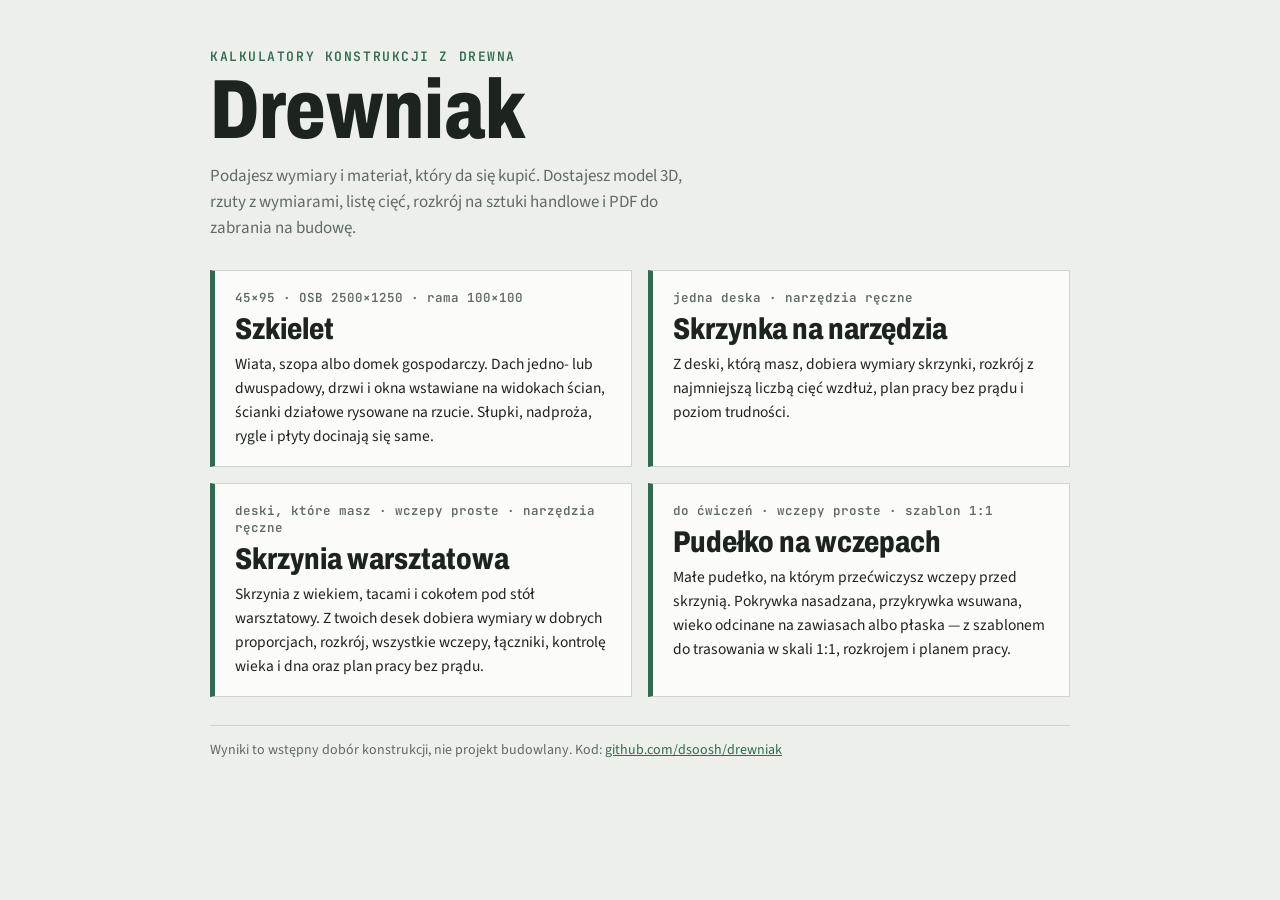
<file: index.html>
<!doctype html>
<html lang="pl">
<head>
<meta charset="utf-8">
<meta name="viewport" content="width=device-width,initial-scale=1,viewport-fit=cover">
<title>Drewniak</title>
<meta name="description" content="Kalkulatory konstrukcji z drewna: model 3D, rzuty, lista cięć, rozkrój i PDF.">
<link rel="preconnect" href="https://fonts.googleapis.com">
<link rel="stylesheet" href="https://fonts.googleapis.com/css2?family=Archivo:wdth,wght@75..100,500..800&family=Source+Sans+3:wght@400;600&family=JetBrains+Mono:wght@600&display=swap">
<style>
/* Layout: one column of construction cards, each a drawing-sheet title block. */
:root { --ground: #edf0ea; --panel: #fbfcf9; --ink: #1d2420; --muted: #5f6b64; --line: #cdd4cb; --accent: #2f6b4f;
  --display: "Archivo", "Arial Narrow", sans-serif; --sans: "Source Sans 3", system-ui, sans-serif; --mono: "JetBrains Mono", ui-monospace, monospace; }
@media (prefers-color-scheme: dark) { :root:not([data-theme="light"]) { --ground: #141917; --panel: #1c2320; --ink: #e4eae4; --muted: #9aa69f; --line: #34403a; --accent: #6fbf93; color-scheme: dark; } }
:root[data-theme="dark"] { --ground: #141917; --panel: #1c2320; --ink: #e4eae4; --muted: #9aa69f; --line: #34403a; --accent: #6fbf93; color-scheme: dark; }
* { box-sizing: border-box; }
body { margin: 0; background: var(--ground); color: var(--ink); font: 17px/1.55 var(--sans); padding-inline: 16px; padding-block: 48px 64px; }
.wrap { max-width: 860px; margin: 0 auto; display: flex; flex-direction: column; gap: 28px; }
.eyebrow { font: 600 13px var(--mono); letter-spacing: .12em; text-transform: uppercase; color: var(--accent); margin: 0; }
h1 { font: 800 clamp(48px, 9vw, 84px)/0.95 var(--display); font-stretch: 75%; margin: 6px 0 12px; }
.lead { max-width: 60ch; margin: 0; color: var(--muted); }
.cards { display: grid; grid-template-columns: repeat(auto-fit, minmax(280px, 1fr)); gap: 16px; }
a.card { display: flex; flex-direction: column; gap: 8px; text-decoration: none; color: inherit; background: var(--panel); border: 1px solid var(--line); border-left: 5px solid var(--accent); padding: 18px 20px; }
a.card:hover, a.card:focus-visible { border-color: var(--ink); outline: none; }
a.card h2 { font: 800 30px/1 var(--display); font-stretch: 80%; margin: 0; }
a.card p { margin: 0; font-size: 15.5px; }
.spec { font: 600 12.5px var(--mono); color: var(--muted); }
footer { font-size: 14px; color: var(--muted); border-top: 1px solid var(--line); padding-top: 14px; }
footer a { color: var(--accent); }
</style>
</head>
<body>
<div class="wrap">
  <header>
    <p class="eyebrow">Kalkulatory konstrukcji z drewna</p>
    <h1>Drewniak</h1>
    <p class="lead">Podajesz wymiary i materiał, który da się kupić. Dostajesz model 3D, rzuty z wymiarami, listę cięć, rozkrój na sztuki handlowe i PDF do zabrania na budowę.</p>
  </header>
  <div class="cards">
    <a class="card" href="szkielet/">
      <span class="spec">45×95 · OSB 2500×1250 · rama 100×100</span>
      <h2>Szkielet</h2>
      <p>Wiata, szopa albo domek gospodarczy. Dach jedno- lub dwuspadowy, drzwi i okna wstawiane na widokach ścian, ścianki działowe rysowane na rzucie. Słupki, nadproża, rygle i płyty docinają się same.</p>
    </a>
    <a class="card" href="skrzynka/">
      <span class="spec">jedna deska · narzędzia ręczne</span>
      <h2>Skrzynka na narzędzia</h2>
      <p>Z deski, którą masz, dobiera wymiary skrzynki, rozkrój z najmniejszą liczbą cięć wzdłuż, plan pracy bez prądu i poziom trudności.</p>
    </a>
    <a class="card" href="skrzynia/">
      <span class="spec">deski, które masz · wczepy proste · narzędzia ręczne</span>
      <h2>Skrzynia warsztatowa</h2>
      <p>Skrzynia z wiekiem, tacami i cokołem pod stół warsztatowy. Z twoich desek dobiera wymiary w dobrych proporcjach, rozkrój, wszystkie wczepy, łączniki, kontrolę wieka i dna oraz plan pracy bez prądu.</p>
    </a>
    <a class="card" href="pudelko/">
      <span class="spec">do ćwiczeń · wczepy proste · szablon 1:1</span>
      <h2>Pudełko na wczepach</h2>
      <p>Małe pudełko, na którym przećwiczysz wczepy przed skrzynią. Pokrywka nasadzana, przykrywka wsuwana, wieko odcinane na zawiasach albo płaska — z szablonem do trasowania w skali 1:1, rozkrojem i planem pracy.</p>
    </a>
  </div>
  <footer>Wyniki to wstępny dobór konstrukcji, nie projekt budowlany. Kod: <a href="https://github.com/dsoosh/drewniak">github.com/dsoosh/drewniak</a></footer>
</div>
</body>
</html>
</file>
